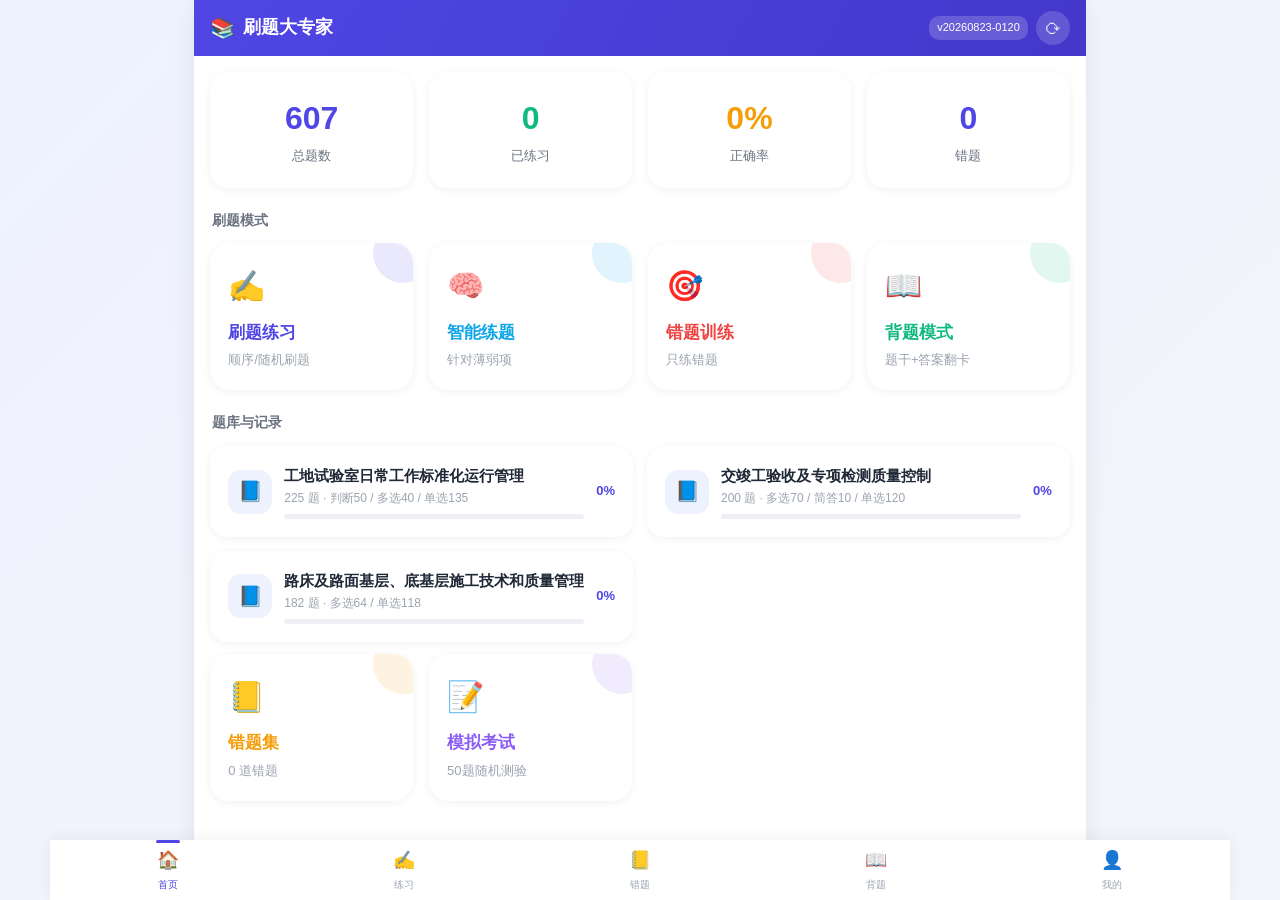
<file: index.html>
<!DOCTYPE html>
<html lang="zh-CN">
<head>
<meta charset="UTF-8">
<meta http-equiv="Cache-Control" content="no-cache, no-store, must-revalidate">
<meta http-equiv="Pragma" content="no-cache">
<meta http-equiv="Expires" content="0">
<meta name="viewport" content="width=device-width, initial-scale=1.0, maximum-scale=1.0, user-scalable=no, viewport-fit=cover">
<meta name="theme-color" content="#4f46e5">
<meta name="description" content="刷题大专家 - 毕节南环试验考试刷题App，支持练习、智能练题、错题训练、背题模式与云端同步">
<meta name="apple-mobile-web-app-capable" content="yes">
<meta name="apple-mobile-web-app-status-bar-style" content="black-translucent">
<meta name="apple-mobile-web-app-title" content="刷题大专家">
<link rel="manifest" href="manifest.webmanifest">
<link rel="icon" href="data:image/svg+xml,<svg xmlns='http://www.w3.org/2000/svg' viewBox='0 0 100 100'><text y='.9em' font-size='90'>📚</text></svg>">
<title>刷题大专家</title>
<link rel="stylesheet" href="style.css">
</head>
<body>
<div id="app">
  <!-- 顶部栏 -->
  <header class="topbar">
    <div class="brand"><span class="logo">📚</span><span class="brand-name">刷题大专家</span></div>
    <div class="top-actions">
      <span id="db-version" class="version-tag" title="题库版本">v—</span>
      <span id="user-tag" class="version-tag" title="当前账号" style="display:none">访客</span>
      <button id="btn-sync" class="icon-btn" title="检查更新">⟳</button>
    </div>
  </header>

  <!-- 启动加载 -->
  <section id="view-splash" class="view active">
    <div class="splash">
      <div class="splash-ring"></div>
      <div class="splash-text" id="splash-text">正在加载题库…</div>
    </div>
  </section>

  <!-- 登录/注册页 -->
  <section id="view-login" class="view">
    <div class="acc-wrap">
      <div class="acc-grid">
        <div>
          <div class="acc-logo">
            <div class="li-ic">📚</div>
            <h1>刷题大专家<small>注册账号即可保存个人进度 · 多账号互相隔离</small></h1>
          </div>
          <div class="list-card" style="margin-top:14px">
            <div class="list-item"><div class="li-ic" style="background:#fef2f2">🔒</div><div class="li-main"><div class="li-title">密码本地加密存储</div><div class="li-sub">使用 SHA-256 + 盐值散列，明文不留存</div></div></div>
            <div class="list-item"><div class="li-ic" style="background:#eff6ff">📦</div><div class="li-main"><div class="li-title">每个人独立进度空间</div><div class="li-sub">答题记录 / 错题 / 正确率 互不干扰</div></div></div>
            <div class="list-item"><div class="li-ic" style="background:#f0fdf4">💾</div><div class="li-main"><div class="li-title">记住账号 · 自动登录</div><div class="li-sub">勾选后下次打开无需再输入</div></div></div>
          </div>
        </div>
        <div>
          <div class="acc-card">
            <div class="mode-tabs">
              <span class="chip active" data-mode="login">登录</span>
              <span class="chip" data-mode="register">注册</span>
            </div>
            <div class="acc-field">
              <label>用户名</label>
              <input id="acc-user" type="text" placeholder="请输入用户名（至少 2 个字符）" autocomplete="username">
            </div>
            <div class="acc-field">
              <label>密码</label>
              <input id="acc-pwd" type="password" placeholder="请输入密码（至少 4 位）" autocomplete="current-password">
            </div>
            <div class="acc-extra">
              <label class="rem"><input type="checkbox" id="acc-remember" checked>记住账号（下次自动登录）</label>
            </div>
            <div class="acc-actions">
              <button class="btn-primary" id="acc-submit">登 录</button>
              <button class="btn-ghost" id="acc-skip">访客试用</button>
            </div>
            <div id="account-switcher" class="switcher hidden"></div>
            <div class="acc-tip">所有账号数据仅保存在当前设备本地浏览器，不会上传到任何服务器</div>
          </div>
        </div>
      </div>
    </div>
  </section>

  <!-- 首页 -->
  <section id="view-home" class="view">
    <div class="home-stats" id="home-stats"></div>
    <div class="section-title">刷题模式</div>
    <div class="mode-grid">
      <div class="mode-card c1" data-mode="practice">
        <div class="mode-ic">✍️</div>
        <div class="mode-name">刷题练习</div>
        <div class="mode-desc">顺序/随机刷题</div>
      </div>
      <div class="mode-card c2" data-mode="smart">
        <div class="mode-ic">🧠</div>
        <div class="mode-name">智能练题</div>
        <div class="mode-desc">针对薄弱项</div>
      </div>
      <div class="mode-card c3" data-mode="wrong-train">
        <div class="mode-ic">🎯</div>
        <div class="mode-name">错题训练</div>
        <div class="mode-desc">只练错题</div>
      </div>
      <div class="mode-card c4" data-mode="memorize">
        <div class="mode-ic">📖</div>
        <div class="mode-name">背题模式</div>
        <div class="mode-desc">题干+答案翻卡</div>
      </div>
    </div>
    <div class="section-title">题库与记录</div>
    <div class="list-card" id="bank-list"></div>
    <div class="mode-grid" style="margin-top:12px">
      <div class="mode-card c5" data-mode="wrong-book">
        <div class="mode-ic">📒</div>
        <div class="mode-name">错题集</div>
        <div class="mode-desc" id="wrong-count-desc">0 道错题</div>
      </div>
      <div class="mode-card c6" data-mode="exam">
        <div class="mode-ic">📝</div>
        <div class="mode-name">模拟考试</div>
        <div class="mode-desc">50题随机测验</div>
      </div>
    </div>
  </section>

  <!-- 配置页（开始刷题前选择） -->
  <section id="view-setup" class="view">
    <div class="setup-head">
      <button class="back-btn" data-back="home">‹</button>
      <h2 id="setup-title">刷题练习</h2>
    </div>
    <div class="panel">
      <label class="field-label">选择题库</label>
      <select id="setup-bank" class="select"></select>
      <label class="field-label">题型</label>
      <div class="chip-row" id="setup-types"></div>
      <div id="setup-short-hint" class="hidden" style="font-size:12px;color:var(--accent2);margin:-4px 0 12px;padding:8px 12px;background:var(--primary-l);border-radius:10px;line-height:1.6">
        💡 背题模式包含<b>简答题</b>（共10道），直接展示参考答案全文，适合背诵记忆。其它模式仅含选择/判断题。
      </div>
      <label class="field-label" id="label-order">出题方式</label>
      <div class="chip-row" id="setup-order">
        <span class="chip active" data-val="seq">顺序</span>
        <span class="chip" data-val="rand">随机</span>
      </div>
      <label class="field-label">题量 <span id="setup-count-val" class="muted">20</span></label>
      <input type="range" id="setup-count" min="5" max="100" step="5" value="20">
      <button class="btn-primary" id="setup-start">开始</button>
    </div>
  </section>

  <!-- 答题页 -->
  <section id="view-quiz" class="view">
    <div class="quiz-head">
      <button class="back-btn" data-back="home">‹</button>
      <div class="quiz-progress">
        <div class="qp-bar"><div id="qp-fill"></div></div>
        <div class="qp-text" id="qp-text">0 / 0</div>
      </div>
      <div class="quiz-score" id="quiz-score">—</div>
    </div>
    <div class="quiz-body" id="quiz-body"></div>
    <div class="quiz-foot">
      <button class="btn-ghost" id="q-prev">上一题</button>
      <button class="btn-primary" id="q-submit">提交</button>
      <button class="btn-primary hidden" id="q-next">下一题</button>
    </div>
  </section>

  <!-- 结果页 -->
  <section id="view-result" class="view">
    <div class="result-head">
      <div class="result-ring" id="result-ring"><span id="result-pct">0%</span></div>
      <div class="result-meta" id="result-meta"></div>
    </div>
    <div class="result-actions">
      <button class="btn-ghost" id="result-review">查看错题</button>
      <button class="btn-primary" id="result-again">再来一次</button>
    </div>
    <div class="section-title">本次错题</div>
    <div class="list-card" id="result-wrongs"></div>
  </section>

  <!-- 背题模式 -->
  <section id="view-memorize" class="view">
    <div class="quiz-head">
      <button class="back-btn" data-back="home">‹</button>
      <div class="quiz-progress"><div class="qp-bar"><div id="mem-fill"></div></div><div class="qp-text" id="mem-text">0 / 0</div></div>
      <div class="quiz-score">📖</div>
    </div>
    <div class="memorize-body" id="memorize-body"></div>
    <div class="quiz-foot">
      <button class="btn-ghost" id="mem-prev">上一页</button>
      <button class="btn-ghost" id="mem-mark">记不住</button>
      <button class="btn-primary" id="mem-next">下一页</button>
    </div>
  </section>

  <!-- 错题集 -->
  <section id="view-wrong" class="view">
    <div class="setup-head">
      <button class="back-btn" data-back="home">‹</button>
      <h2>错题集</h2>
      <button class="link-btn" id="wrong-clear">清空</button>
    </div>
    <div class="panel-filters">
      <select id="wrong-bank" class="select slim"></select>
    </div>
    <div class="list-card" id="wrong-list"></div>
    <div class="empty-tip hidden" id="wrong-empty">还没有错题，继续保持～</div>
  </section>

  <!-- 底部导航 -->
  <nav class="tabbar" id="tabbar">
    <div class="tab active" data-tab="home">🏠<span>首页</span></div>
    <div class="tab" data-tab="practice">✍️<span>练习</span></div>
    <div class="tab" data-tab="wrong-book">📒<span>错题</span></div>
    <div class="tab" data-tab="memorize">📖<span>背题</span></div>
    <div class="tab" data-tab="me">👤<span>我的</span></div>
  </nav>

  <!-- 更新弹窗 -->
  <div class="modal-mask hidden" id="update-modal">
    <div class="modal">
      <div class="modal-ic">🆕</div>
      <h3>发现新题库</h3>
      <p id="update-desc"></p>
      <div class="modal-actions">
        <button class="btn-ghost" id="update-later">稍后</button>
        <button class="btn-primary" id="update-now">立即更新</button>
      </div>
    </div>
  </div>

  <!-- 账号中心（独立视图，未登录也可进入） -->
  <section id="view-me" class="view">
    <h2 style="font-size:20px;margin:4px 0 16px;color:var(--ink)">👤 账号中心</h2>
    <div id="me-desc" style="font-size:13px;color:var(--ink-2);line-height:1.7;margin:0 0 18px"></div>
    <div style="font-size:12px;color:var(--ink-2);margin-bottom:12px;padding:10px 12px;border-radius:10px;background:var(--primary-l);line-height:1.7">
      <b id="me-cloud-state">☁️ 云端同步：</b><span id="me-cloud-detail">未登录</span>
    </div>
    <div class="me-actions">
      <button class="btn-ghost" id="me-cloud-push">☁️ 立即同步到云端</button>
      <button class="btn-ghost" id="me-check-update">🔄 检查版本更新</button>
      <button class="btn-ghost" id="me-export">📤 导出所有数据</button>
      <label class="btn-ghost" for="me-import-file">📥 导入数据</label>
      <input id="me-import-file" type="file" accept=".json,application/json" style="display:none">
      <a href="admin.html" class="btn-ghost" style="text-decoration:none;text-align:center">📊 管理后台</a>
      <button class="btn-ghost" id="me-switch">切换账号</button>
      <button class="btn-primary" id="me-logout">退出登录</button>
    </div>
    <div style="font-size:12px;color:var(--ink-3);margin-top:14px;line-height:1.6">
      说明：已接入 Supabase 免费云端数据库。<b>登录后每 60 秒自动备份一次进度到云端</b>；在电脑注册的账号，手机登录同一账号会自动拉取密码和进度；离线时先用本地，联网后再次同步即可。未登录可正常刷题，但进度不会上传云端。
    </div>
  </section>

  <!-- Toast -->
  <div class="toast" id="toast"></div>
</div>
<script src="js/sql-wasm.js"></script>
<script src="js/db.js"></script>
<script src="js/store.js"></script>
<script src="js/app.js"></script>
</body>
</html>
</file>
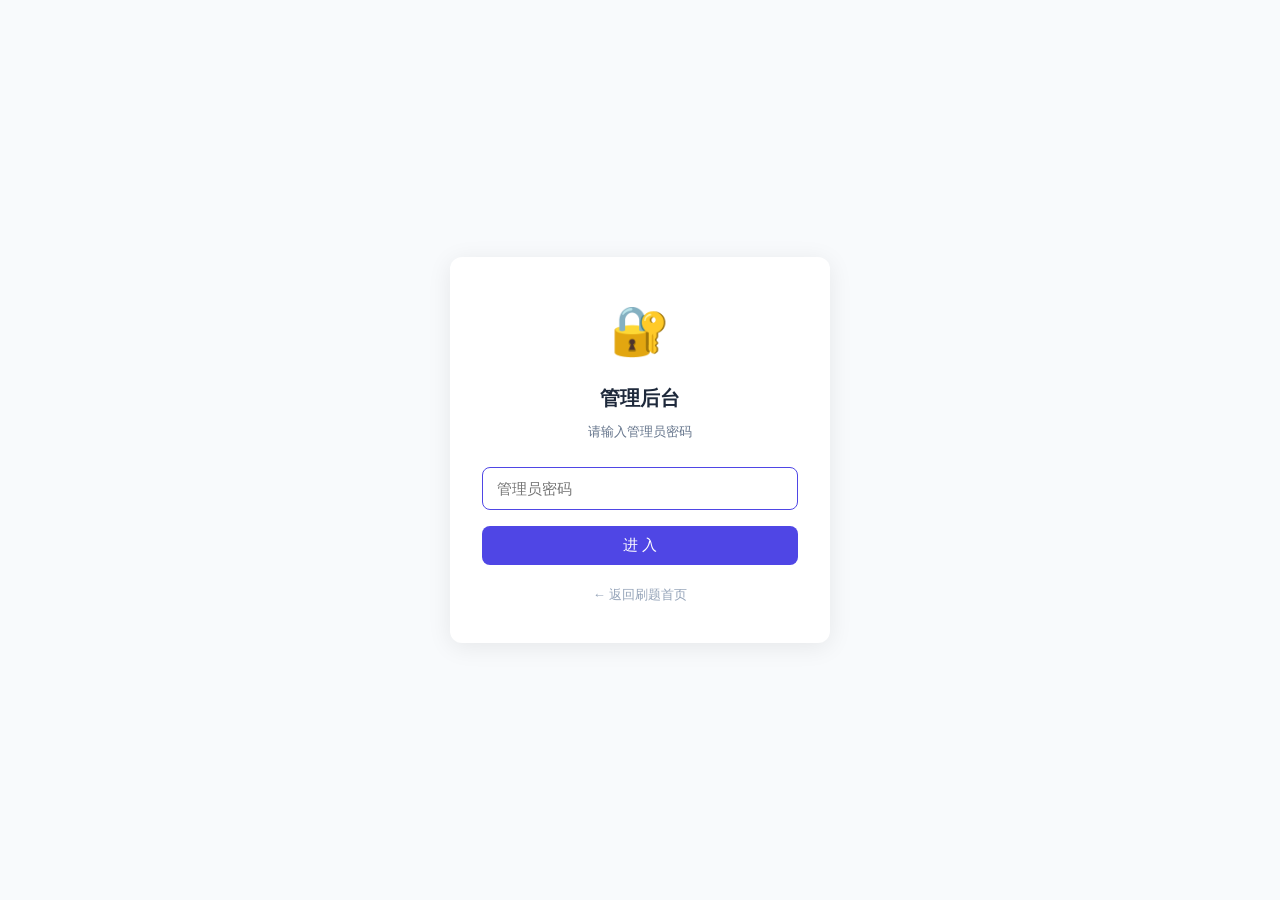
<file: admin.html>
<!DOCTYPE html>
<html lang="zh-CN">
<head>
<meta charset="UTF-8">
<meta name="viewport" content="width=device-width, initial-scale=1.0">
<meta name="robots" content="noindex,nofollow">
<title>管理后台 · 刷题大专家</title>
<style>
  :root {
    --primary: #4f46e5;
    --primary-l: #eef2ff;
    --ink: #1e293b;
    --ink-2: #64748b;
    --ink-3: #94a3b8;
    --bg: #f8fafc;
    --card: #ffffff;
    --border: #e2e8f0;
    --green: #16a34a;
    --green-l: #f0fdf4;
    --red: #dc2626;
    --red-l: #fef2f2;
    --orange: #ea580c;
    --orange-l: #fff7ed;
    --radius: 12px;
  }
  * { box-sizing: border-box; margin: 0; padding: 0; }
  body { font-family: -apple-system, BlinkMacSystemFont, "Segoe UI", Roboto, sans-serif; background: var(--bg); color: var(--ink); line-height: 1.6; }

  /* ===== 密码门 ===== */
  .gate-wrap { min-height: 100vh; display: flex; align-items: center; justify-content: center; padding: 20px; }
  .gate-card { background: var(--card); border-radius: var(--radius); padding: 36px 32px; max-width: 380px; width: 100%; box-shadow: 0 4px 24px rgba(0,0,0,.08); text-align: center; }
  .gate-card .ic { font-size: 48px; margin-bottom: 12px; }
  .gate-card h1 { font-size: 20px; margin-bottom: 8px; }
  .gate-card .sub { font-size: 13px; color: var(--ink-2); margin-bottom: 24px; }
  .gate-card input { width: 100%; padding: 12px 14px; border: 1.5px solid var(--border); border-radius: 8px; font-size: 15px; margin-bottom: 16px; outline: none; transition: border-color .2s; }
  .gate-card input:focus { border-color: var(--primary); }
  .btn { display: inline-block; padding: 10px 24px; border: none; border-radius: 8px; font-size: 15px; cursor: pointer; transition: opacity .2s; }
  .btn-primary { background: var(--primary); color: #fff; }
  .btn-primary:hover { opacity: .9; }
  .btn-ghost { background: var(--bg); color: var(--ink-2); border: 1px solid var(--border); }
  .btn:disabled { opacity: .5; cursor: not-allowed; }

  /* ===== 仪表盘 ===== */
  .dashboard { display: none; }
  .dashboard.active { display: block; }
  .topbar { position: sticky; top: 0; z-index: 10; background: var(--card); border-bottom: 1px solid var(--border); padding: 12px 24px; display: flex; align-items: center; justify-content: space-between; }
  .topbar .brand { font-size: 18px; font-weight: 700; }
  .topbar .brand span { color: var(--primary); }
  .topbar .actions { display: flex; gap: 12px; align-items: center; }
  .topbar .actions button { padding: 8px 16px; font-size: 13px; }
  .refresh-btn { background: var(--primary-l); color: var(--primary); border: none; border-radius: 8px; padding: 8px 14px; cursor: pointer; font-size: 13px; }

  .container { max-width: 1100px; margin: 0 auto; padding: 20px 24px; }

  /* 统计卡片 */
  .stats-grid { display: grid; grid-template-columns: repeat(auto-fit, minmax(220px, 1fr)); gap: 16px; margin-bottom: 24px; }
  .stat-card { background: var(--card); border-radius: var(--radius); padding: 20px; border: 1px solid var(--border); }
  .stat-card .label { font-size: 13px; color: var(--ink-2); margin-bottom: 4px; }
  .stat-card .value { font-size: 32px; font-weight: 700; color: var(--ink); }
  .stat-card .value.green { color: var(--green); }
  .stat-card .value.red { color: var(--red); }
  .stat-card .value.primary { color: var(--primary); }
  .stat-card .extra { font-size: 12px; color: var(--ink-3); margin-top: 4px; }

  /* 搜索栏 */
  .toolbar { display: flex; gap: 12px; align-items: center; margin-bottom: 16px; flex-wrap: wrap; }
  .toolbar input[type="text"] { flex: 1; min-width: 200px; padding: 10px 14px; border: 1.5px solid var(--border); border-radius: 8px; font-size: 14px; outline: none; }
  .toolbar input[type="text"]:focus { border-color: var(--primary); }
  .toolbar select { padding: 10px 14px; border: 1.5px solid var(--border); border-radius: 8px; font-size: 14px; background: var(--card); cursor: pointer; }

  /* 用户表格 */
  .table-wrap { background: var(--card); border-radius: var(--radius); border: 1px solid var(--border); overflow: hidden; }
  table { width: 100%; border-collapse: collapse; font-size: 14px; }
  thead { background: var(--bg); }
  th { padding: 12px 14px; text-align: left; font-weight: 600; color: var(--ink-2); font-size: 12px; text-transform: uppercase; letter-spacing: .5px; cursor: pointer; user-select: none; white-space: nowrap; }
  th:hover { color: var(--primary); }
  th .arrow { font-size: 10px; opacity: .5; }
  th.sorted .arrow { opacity: 1; color: var(--primary); }
  td { padding: 12px 14px; border-top: 1px solid var(--border); }
  tbody tr { transition: background .15s; }
  tbody tr:hover { background: var(--primary-l); }
  .td-user { font-weight: 600; }
  .td-num { text-align: center; font-variant-numeric: tabular-nums; }
  .rate-badge { display: inline-block; padding: 2px 10px; border-radius: 20px; font-size: 12px; font-weight: 600; }
  .rate-high { background: var(--green-l); color: var(--green); }
  .rate-mid { background: var(--orange-l); color: var(--orange); }
  .rate-low { background: var(--red-l); color: var(--red); }
  .date-str { font-size: 12px; color: var(--ink-3); }
  .empty-row td { text-align: center; padding: 40px; color: var(--ink-3); }

  /* 移动端适配 */
  @media (max-width: 640px) {
    .container { padding: 12px; }
    .stats-grid { grid-template-columns: repeat(2, 1fr); }
    .stat-card { padding: 14px; }
    .stat-card .value { font-size: 24px; }
    table { font-size: 12px; }
    th, td { padding: 8px 6px; }
    .hide-mobile { display: none; }
    .toolbar { flex-direction: column; }
    .toolbar input, .toolbar select { width: 100%; }
  }

  .loading { text-align: center; padding: 60px 20px; color: var(--ink-3); }
  .loading .spin { display: inline-block; width: 28px; height: 28px; border: 3px solid var(--border); border-top-color: var(--primary); border-radius: 50%; animation: spin 0.8s linear infinite; margin-bottom: 12px; }
  @keyframes spin { to { transform: rotate(360deg); } }
  .error-msg { text-align: center; padding: 40px; color: var(--red); }
</style>
</head>
<body>

<!-- 密码门 -->
<div class="gate-wrap" id="gate">
  <div class="gate-card">
    <div class="ic">🔐</div>
    <h1>管理后台</h1>
    <div class="sub">请输入管理员密码</div>
    <input type="password" id="pwd-input" placeholder="管理员密码" autofocus>
    <button class="btn btn-primary" id="pwd-btn" style="width:100%">进 入</button>
    <div style="margin-top:16px">
      <a href="./" style="font-size:13px;color:var(--ink-3);text-decoration:none">← 返回刷题首页</a>
    </div>
  </div>
</div>

<!-- 仪表盘 -->
<div class="dashboard" id="dashboard">
  <div class="topbar">
    <div class="brand">📊 刷题大专家 <span>管理后台</span></div>
    <div class="actions">
      <button class="refresh-btn" id="refresh-btn">⟳ 刷新</button>
      <button class="btn btn-ghost" id="logout-btn">退出</button>
    </div>
  </div>
  <div class="container">
    <!-- 统计卡片 -->
    <div class="stats-grid" id="stats-grid"></div>
    <!-- 搜索栏 -->
    <div class="toolbar">
      <input type="text" id="search" placeholder="搜索用户名…">
      <select id="sort-select">
        <option value="created_desc">注册时间 ↓</option>
        <option value="created_asc">注册时间 ↑</option>
        <option value="answered_desc">答题数 ↓</option>
        <option value="answered_asc">答题数 ↑</option>
        <option value="rate_desc">正确率 ↓</option>
        <option value="rate_asc">正确率 ↑</option>
        <option value="updated_desc">最近活跃 ↓</option>
      </select>
    </div>
    <!-- 表格 -->
    <div class="table-wrap">
      <table>
        <thead>
          <tr>
            <th>用户名</th>
            <th class="hide-mobile">注册时间</th>
            <th class="hide-mobile">最后同步</th>
            <th class="td-num">已答题</th>
            <th class="td-num">正确数</th>
            <th class="td-num">正确率</th>
            <th class="td-num">错题</th>
          </tr>
        </thead>
        <tbody id="user-tbody"></tbody>
      </table>
    </div>
    <div style="text-align:center;font-size:12px;color:var(--ink-3);margin-top:16px">
      数据来源：Supabase 云端 · 仅显示已注册并同步过进度的用户
    </div>
  </div>
</div>

<script src="js/admin.js"></script>
</body>
</html>
</file>
<file: style.css>
/* ===== 刷题大专家 样式 ===== */
:root{
  --primary:#4f46e5; --primary-d:#4338ca; --primary-l:#eef2ff;
  --accent:#0ea5e9; --accent2:#10b981; --warn:#f59e0b; --danger:#ef4444;
  --bg:#f4f5fb; --card:#fff; --ink:#1f2937; --ink-2:#6b7280; --ink-3:#9ca3af;
  --line:#eceef3; --radius:18px; --shadow:0 6px 22px rgba(31,41,55,.08);
  --shadow-sm:0 2px 8px rgba(31,41,55,.06);
  --bar-h:60px; --top-h:56px;
  --font:-apple-system,BlinkMacSystemFont,"Segoe UI","Microsoft YaHei",Roboto,sans-serif;
}
*{box-sizing:border-box;-webkit-tap-highlight-color:transparent}
html,body{margin:0;padding:0;height:100%;background:var(--bg);color:var(--ink);
  font-family:var(--font);font-size:15px;line-height:1.55;-webkit-font-smoothing:antialiased}
button{font-family:inherit;cursor:pointer;border:none;background:none;color:inherit}
input,select{font-family:inherit;font-size:15px}
.hidden{display:none!important}
.muted{color:var(--ink-3);font-size:13px}

/* ============== 容器：手机端窄 / PC 端自适应宽 ============== */
#app{max-width:560px;margin:0 auto;min-height:100%;
  display:flex;flex-direction:column;position:relative;background:var(--bg)}
@media(min-width:760px){
  #app{max-width:820px;box-shadow:var(--shadow);background:#fff}
  body{display:flex;justify-content:center;background:linear-gradient(135deg,#eef2ff 0%,#f4f5fb 100%)}
}
@media(min-width:1100px){
  #app{max-width:1180px;background:#fff;border-radius:0}
  .view{padding:24px 28px calc(var(--bar-h) + 32px)}
}

/* 顶部栏 */
.topbar{height:var(--top-h);display:flex;align-items:center;justify-content:space-between;
  padding:0 16px;background:linear-gradient(120deg,var(--primary),var(--primary-d));
  color:#fff;position:sticky;top:0;z-index:20;padding-top:env(safe-area-inset-top)}
.brand{display:flex;align-items:center;gap:8px;font-weight:700;font-size:18px}
.brand .logo{font-size:20px}
.top-actions{display:flex;align-items:center;gap:8px}
.version-tag{font-size:11px;background:rgba(255,255,255,.18);padding:3px 8px;border-radius:10px;max-width:160px;overflow:hidden;text-overflow:ellipsis;white-space:nowrap}
.icon-btn{width:34px;height:34px;border-radius:50%;background:rgba(255,255,255,.16);
  color:#fff;font-size:18px;display:flex;align-items:center;justify-content:center}
.icon-btn:active{background:rgba(255,255,255,.3)}

/* 视图 */
.view{flex:1;display:none;padding:16px 16px calc(var(--bar-h) + 24px);overflow-y:auto;
  animation:fade .25s ease}
.view.active{display:block}
@keyframes fade{from{opacity:0;transform:translateY(6px)}to{opacity:1;transform:none}}

/* 启动屏 */
#view-splash{display:none;align-items:center;justify-content:center}
#view-splash.active{display:flex}
.splash{display:flex;flex-direction:column;align-items:center;gap:18px}
.splash-ring{width:46px;height:46px;border:4px solid #dce3ff;border-top-color:var(--primary);
  border-radius:50%;animation:spin .8s linear infinite}
@keyframes spin{to{transform:rotate(360deg)}}
.splash-text{color:var(--ink-2);font-size:14px}

/* 首页统计卡 */
.home-stats{display:flex;gap:10px;margin-bottom:14px}
.stat-card{flex:1;background:var(--card);border-radius:14px;padding:12px 8px;text-align:center;
  box-shadow:var(--shadow-sm)}
.stat-card .num{font-size:22px;font-weight:800;color:var(--primary)}
.stat-card .lbl{font-size:11px;color:var(--ink-2);margin-top:2px}
.stat-card.green .num{color:var(--accent2)}
.stat-card.orange .num{color:var(--warn)}

.section-title{font-size:13px;color:var(--ink-2);font-weight:600;margin:18px 2px 10px}
.mode-grid{display:grid;grid-template-columns:1fr 1fr;gap:12px}
.mode-card{background:var(--card);border-radius:var(--radius);padding:16px 14px;cursor:pointer;
  box-shadow:var(--shadow-sm);transition:transform .15s,box-shadow .15s;position:relative;overflow:hidden}
.mode-card:hover{box-shadow:var(--shadow);transform:translateY(-1px)}
.mode-card:active{transform:scale(.97)}
.mode-card::after{content:"";position:absolute;right:-20px;top:-20px;width:60px;height:60px;
  border-radius:50%;opacity:.12}
.mode-card .mode-ic{font-size:26px}
.mode-card .mode-name{font-weight:700;margin-top:8px;font-size:15px}
.mode-card .mode-desc{font-size:12px;color:var(--ink-3);margin-top:2px}
.mode-card.c1::after{background:var(--primary)}.mode-card.c1 .mode-name{color:var(--primary)}
.mode-card.c2::after{background:var(--accent)}.mode-card.c2 .mode-name{color:var(--accent)}
.mode-card.c3::after{background:var(--danger)}.mode-card.c3 .mode-name{color:var(--danger)}
.mode-card.c4::after{background:var(--accent2)}.mode-card.c4 .mode-name{color:var(--accent2)}
.mode-card.c5::after{background:var(--warn)}.mode-card.c5 .mode-name{color:var(--warn)}
.mode-card.c6::after{background:#8b5cf6}.mode-card.c6 .mode-name{color:#8b5cf6}

/* 列表卡 */
.list-card{display:flex;flex-direction:column;gap:10px}
.list-item{background:var(--card);border-radius:14px;padding:14px;box-shadow:var(--shadow-sm);
  display:flex;align-items:center;gap:12px}
.list-item .li-ic{width:38px;height:38px;border-radius:11px;display:flex;align-items:center;
  justify-content:center;font-size:18px;background:var(--primary-l)}
.list-item .li-main{flex:1;min-width:0}
.list-item .li-title{font-weight:600;font-size:14px;overflow:hidden;text-overflow:ellipsis;white-space:nowrap}
.list-item .li-sub{font-size:12px;color:var(--ink-3);margin-top:2px}
.list-item .li-right{font-size:13px;color:var(--primary);font-weight:600}
.progress-mini{height:5px;background:#eef0f5;border-radius:3px;margin-top:6px;overflow:hidden}
.progress-mini i{display:block;height:100%;background:linear-gradient(90deg,var(--primary),var(--accent));border-radius:3px}

/* 配置页 */
.setup-head{display:flex;align-items:center;gap:10px;margin-bottom:14px}
.setup-head h2{margin:0;font-size:17px;flex:1}
.back-btn{width:34px;height:34px;border-radius:50%;background:var(--card);font-size:22px;
  display:flex;align-items:center;justify-content:center;box-shadow:var(--shadow-sm);color:var(--ink)}
.link-btn{color:var(--primary);font-size:13px}
.panel{background:var(--card);border-radius:var(--radius);padding:16px;box-shadow:var(--shadow-sm)}
.field-label{display:block;font-size:13px;color:var(--ink-2);margin:12px 0 8px;font-weight:600}
.field-label:first-child{margin-top:0}
.select{width:100%;padding:11px 12px;border:1.5px solid var(--line);border-radius:12px;background:#fff;appearance:none;
  background-image:url("data:image/svg+xml,%3Csvg xmlns='http://www.w3.org/2000/svg' width='12' height='8' viewBox='0 0 12 8'%3E%3Cpath d='M1 1l5 5 5-5' stroke='%239ca3af' stroke-width='2' fill='none'/%3E%3C/svg%3E");
  background-repeat:no-repeat;background-position:right 14px center}
.select.slim{padding:7px 10px;font-size:13px}
.chip-row{display:flex;flex-wrap:wrap;gap:8px}
.chip{padding:7px 14px;border-radius:20px;background:#f0f1f6;color:var(--ink-2);font-size:13px;cursor:pointer;transition:all .15s}
.chip.active{background:var(--primary);color:#fff}
input[type=range]{width:100%;accent-color:var(--primary)}

/* 按钮 */
.btn-primary{width:100%;padding:14px;border-radius:13px;background:linear-gradient(120deg,var(--primary),var(--primary-d));
  color:#fff;font-size:16px;font-weight:700;margin-top:18px;box-shadow:0 4px 14px rgba(79,70,229,.35)}
.btn-primary:active{transform:scale(.98)}
.btn-primary:disabled{opacity:.5}
.btn-ghost{padding:11px 18px;border-radius:13px;background:var(--card);color:var(--ink);font-weight:600;
  box-shadow:var(--shadow-sm)}
.btn-ghost:active{transform:scale(.97)}

/* ============== 答题页（手机）+ 大屏双栏 ============== */
.quiz-head{display:flex;align-items:center;gap:10px;margin:-2px -4px 14px;position:sticky;top:0;
  background:var(--bg);padding:6px 4px;z-index:5}
@media(min-width:1100px){
  .quiz-head{background:#fff}
}
.quiz-progress{flex:1}
.qp-bar{height:8px;background:#e6e8f0;border-radius:5px;overflow:hidden}
.qp-bar>div{height:100%;width:0;background:linear-gradient(90deg,var(--primary),var(--accent));transition:width .3s}
.qp-text{font-size:12px;color:var(--ink-2);margin-top:4px}
.quiz-score{font-size:13px;font-weight:700;color:var(--primary);min-width:38px;text-align:right}
.quiz-body{display:flex;flex-direction:column;gap:14px}
.q-meta{font-size:12px;color:var(--ink-3);display:flex;gap:8px;align-items:center;flex-wrap:wrap}
.q-meta .tag{padding:2px 8px;border-radius:8px;background:var(--primary-l);color:var(--primary);font-weight:600}
.q-stem{font-size:16px;line-height:1.7;font-weight:600;color:var(--ink)}
.opt{display:flex;gap:10px;padding:13px;border-radius:13px;background:var(--card);box-shadow:var(--shadow-sm);
  cursor:pointer;transition:all .15s;align-items:flex-start;border:1.5px solid transparent}
.opt:hover{border-color:var(--primary-l);transform:translateX(2px)}
.opt:active{transform:scale(.99)}
.opt .opt-key{width:26px;height:26px;border-radius:50%;border:1.5px solid var(--line);display:flex;
  align-items:center;justify-content:center;font-weight:700;font-size:13px;color:var(--ink-2);flex-shrink:0}
.opt .opt-txt{flex:1;font-size:14px;line-height:1.5}
.opt.selected{border-color:var(--primary);background:var(--primary-l)}
.opt.selected .opt-key{background:var(--primary);color:#fff;border-color:var(--primary)}
.opt.correct{border-color:var(--accent2);background:#ecfdf5}
.opt.correct .opt-key{background:var(--accent2);color:#fff;border-color:var(--accent2)}
.opt.wrong{border-color:var(--danger);background:#fef2f2}
.opt.wrong .opt-key{background:var(--danger);color:#fff;border-color:var(--danger)}
.opt.disabled{pointer-events:none}
.analysis{background:var(--card);border-radius:13px;padding:14px;box-shadow:var(--shadow-sm);
  border-left:3px solid var(--accent)}
.analysis .an-title{font-size:13px;font-weight:700;color:var(--accent);margin-bottom:6px}
.analysis .an-body{font-size:13px;color:var(--ink-2);line-height:1.6;white-space:pre-wrap}
.quiz-foot{display:flex;gap:10px;margin-top:18px;
  /* 贴窗口底部，高过全局 tabbar（var(--bar-h)=60px），避免被 tabbar 挡住 */
  position:fixed;
  bottom:calc(var(--bar-h) + env(safe-area-inset-bottom));
  left:0;right:0;
  max-width:560px;margin:0 auto;
  padding:12px 16px 10px;
  background:linear-gradient(to bottom,rgba(244,245,251,0),var(--bg) 40%);
  z-index:9}
.quiz-foot .btn-primary,.quiz-foot .btn-ghost{flex:1;margin-top:0;padding:14px 10px}
@media(min-width:760px){
  .quiz-foot{max-width:820px;background:linear-gradient(to bottom,rgba(255,255,255,0),#fff 40%)}
}
@media(min-width:1100px){
  /* PC 双栏：还原 sticky 到答题容器右栏，不受全局 tabbar 影响 */
  .quiz-foot{position:sticky;top:auto;bottom:calc(var(--bar-h) + 8px);
    max-width:none;padding:0;background:none}
}
/* 答题页底部额外留空，防止 fixed 操作栏盖住最后一题的解析 */
#view-quiz{padding-bottom:calc(var(--bar-h) + 130px)}

/* PC 大屏答题页左右分栏：左题右答题卡 */
@media(min-width:1100px){
  #view-quiz{display:none}
  #view-quiz.active{display:grid;grid-template-columns:1fr 280px;gap:24px;align-items:start;
    padding-bottom:calc(var(--bar-h) + 32px)}
  #view-quiz > .quiz-head{grid-column:1/3}
  #view-quiz > #quiz-body{grid-column:1}
  #view-quiz > .quiz-foot{position:sticky;grid-column:2;grid-row:2;top:calc(var(--top-h) + 16px);
    bottom:auto;left:auto;right:auto;max-width:none;padding:0;background:none;
    z-index:auto;flex-direction:column;gap:8px;margin-top:0}
  #view-quiz > .quiz-foot .btn-primary,
  #view-quiz > .quiz-foot .btn-ghost{width:100%;padding:14px}
  /* 答题卡（JS 动态注入，见下方独立样式块） */
  /* 选项字体稍微调大 */
  .opt{padding:14px 16px}
  .opt .opt-txt{font-size:15px;line-height:1.65}
  .q-stem{font-size:18px;line-height:1.8}
  .analysis .an-body{font-size:14px}
}

/* 结果页 */
.result-head{display:flex;flex-direction:column;align-items:center;gap:8px;padding:20px 0}
.result-ring{width:120px;height:120px;border-radius:50%;background:conic-gradient(var(--accent2) 0deg,var(--accent2) 0deg,#eef0f5 0deg);
  display:flex;align-items:center;justify-content:center;position:relative}
.result-ring::before{content:"";position:absolute;inset:10px;background:var(--bg);border-radius:50%}
@media(min-width:1100px){
  .result-ring::before{background:#fff}
}
.result-ring span{position:relative;font-size:26px;font-weight:800;color:var(--accent2)}
.result-meta{font-size:13px;color:var(--ink-2)}
.result-actions{display:flex;gap:10px;margin:18px 0}
.result-actions button{flex:1;margin-top:0}

/* ============== 背题模式（手机）+ PC 大屏加宽 ============== */
.memorize-body{display:flex;flex-direction:column;gap:14px}
.mem-card{background:var(--card);border-radius:var(--radius);padding:18px;box-shadow:var(--shadow);
  position:relative;overflow:hidden;display:flex;flex-direction:column;gap:12px}
.mem-card .mem-tag{align-self:flex-start;font-size:12px;padding:4px 10px;border-radius:8px;
  background:var(--primary-l);color:var(--primary);font-weight:600;max-width:100%;
  white-space:nowrap;overflow:hidden;text-overflow:ellipsis}
.mem-stem{font-size:16px;font-weight:700;line-height:1.7}
.mem-divider{height:1px;background:var(--line);margin:14px 0}
.mem-label{font-size:12px;color:var(--accent2);font-weight:700;margin-bottom:6px}
.mem-answer{font-size:15px;line-height:1.7}
.mem-analysis{font-size:13px;color:var(--ink-2);line-height:1.6;white-space:pre-wrap;margin-top:8px}

/* 空提示 */
.empty-tip{text-align:center;color:var(--ink-3);padding:40px 0;font-size:14px}
.panel-filters{margin-bottom:12px}

/* 底部导航 */
.tabbar{position:fixed;bottom:0;left:0;right:0;max-width:560px;margin:0 auto;display:flex;
  background:#fff;box-shadow:0 -2px 14px rgba(31,41,55,.06);height:var(--bar-h);
  z-index:30;padding-bottom:env(safe-area-inset-bottom)}
@media(min-width:760px){.tabbar{max-width:820px}}
@media(min-width:1100px){.tabbar{max-width:1180px}}
.tab{flex:1;display:flex;flex-direction:column;align-items:center;justify-content:center;gap:2px;
  font-size:18px;color:var(--ink-3);position:relative;cursor:pointer;transition:color .15s}
.tab span{font-size:10px}
.tab:hover{color:var(--primary-d)}
.tab.active{color:var(--primary)}
.tab.active::before{content:"";position:absolute;top:0;width:24px;height:3px;border-radius:2px;background:var(--primary)}

/* 弹窗 */
.modal-mask{position:fixed;inset:0;background:rgba(17,24,39,.5);z-index:50;display:flex;
  align-items:center;justify-content:center;padding:24px}
.modal{background:#fff;border-radius:22px;padding:24px;max-width:340px;width:100%;text-align:center;
  animation:pop .3s}
@keyframes pop{from{transform:scale(.9);opacity:0}to{transform:scale(1);opacity:1}}
.modal-ic{font-size:40px}
.modal h3{margin:10px 0 6px;font-size:18px}
.modal p{color:var(--ink-2);font-size:13px;margin:0 0 18px;line-height:1.6}
.modal-actions{display:flex;gap:10px}
.modal-actions button{flex:1;margin:0}

/* Toast */
.toast{position:fixed;left:50%;bottom:calc(var(--bar-h) + 16px);transform:translateX(-50%) translateY(20px);
  background:rgba(31,41,55,.92);color:#fff;padding:10px 18px;border-radius:24px;font-size:13px;
  opacity:0;pointer-events:none;transition:all .25s;z-index:60;max-width:80%}
.toast.show{opacity:1;transform:translateX(-50%) translateY(0)}

/* 选项内 inline 正误标 */
.opt .mark{margin-left:auto;font-size:16px;align-self:center}
.opt.correct .mark::after{content:"✓";color:var(--accent2)}
.opt.wrong .mark::after{content:"✗";color:var(--danger)}

/* ============ 登录/注册页 ============ */
.acc-wrap{padding:32px 20px;min-height:100vh;display:flex;flex-direction:column;
  background:linear-gradient(180deg,#eef5ff 0%,#f8fafc 40%,#fff 100%);gap:16px}
.acc-logo{display:flex;align-items:center;gap:12px;padding:14px 2px 4px}
.acc-logo .li-ic{background:var(--primary);color:#fff;border-radius:16px;width:44px;height:44px;
  display:flex;align-items:center;justify-content:center;font-size:22px}
.acc-logo h1{font-size:22px;margin:0;color:var(--primary-d);letter-spacing:1px}
.acc-logo h1 small{display:block;font-size:12px;color:var(--ink-3);font-weight:500;letter-spacing:0;margin-top:2px}
.acc-card{background:#fff;border-radius:18px;padding:20px 18px 18px;box-shadow:0 6px 20px rgba(17,24,39,.06)}
.mode-tabs{display:flex;gap:8px;margin-bottom:14px;background:#f1f5f9;border-radius:12px;padding:4px}
.mode-tabs .chip{flex:1;text-align:center;padding:8px 0;font-size:13px;border-radius:9px;cursor:pointer;
  color:var(--ink-3);font-weight:600;transition:all .2s}
.mode-tabs .chip.active{background:#fff;color:var(--primary);box-shadow:0 2px 8px rgba(17,24,39,.06)}
.acc-field{display:flex;flex-direction:column;gap:6px;margin-bottom:12px}
.acc-field label{font-size:12px;color:var(--ink-3);font-weight:600;padding-left:4px}
.acc-field input{width:100%;padding:12px 14px;border-radius:12px;border:1px solid var(--line);background:#fafbfc;
  font-size:15px;outline:none;transition:border-color .15s,background .15s;box-sizing:border-box}
.acc-field input:focus{border-color:var(--primary);background:#fff}
.acc-extra{display:flex;align-items:center;justify-content:space-between;margin:2px 2px 14px;flex-wrap:wrap;gap:8px}
.acc-extra .rem{display:flex;align-items:center;gap:6px;font-size:13px;color:var(--ink-2);cursor:pointer}
.acc-extra .rem input{width:16px;height:16px;accent-color:var(--primary)}
.acc-actions{display:flex;gap:10px}
.acc-actions .btn-primary{flex:2}.acc-actions .btn-ghost{flex:1}

.switcher{margin-top:4px;padding:12px 14px;background:#fff;border-radius:16px;
  box-shadow:0 6px 20px rgba(17,24,39,.05)}
.switcher.hidden{display:none}
.sw-title{font-size:12px;color:var(--ink-3);font-weight:600;margin-bottom:8px;padding-left:4px}
.sw-list{display:flex;flex-wrap:wrap;gap:8px}
.sw-chip{padding:8px 12px;background:var(--primary-l);color:var(--primary-d);border-radius:999px;
  font-size:13px;font-weight:600;cursor:pointer;transition:transform .1s,background .15s}
.sw-chip:hover{transform:translateY(-1px);background:var(--primary);color:#fff}

.acc-tip{margin-top:4px;font-size:12px;color:var(--ink-3);text-align:center;padding:0 6px;line-height:1.7}

/* PC 大屏登录页 */
@media(min-width:1100px){
  .acc-wrap{max-width:900px;margin:0 auto;justify-content:center;min-height:100vh}
  .acc-grid{display:grid;grid-template-columns:1.1fr .9fr;gap:28px;align-items:center}
  .acc-logo{margin-bottom:16px}
  .acc-logo h1{font-size:28px}
  .acc-logo h1 small{font-size:13px}
  .acc-card{padding:26px 24px 22px;border-radius:22px}
  .switcher{padding:14px 18px}
}

/* ============ 答题卡（PC 端，JS 动态注入到 #view-quiz）============ */
.answer-sheet{display:none}
@media(min-width:1100px){
  /* 位于答题页 grid 第 2 列，与操作按钮一起吸顶 */
  .answer-sheet{display:block;grid-column:2;background:var(--card);
    border-radius:14px;padding:16px 22px 20px;box-shadow:var(--shadow-sm);
    position:sticky;top:calc(var(--top-h) + 16px)}
  .answer-sheet h4{margin:0 0 10px;font-size:14px;color:var(--ink-2);font-weight:700}
  .answer-sheet .as-summary{display:flex;gap:18px;flex-wrap:wrap;font-size:13px;font-weight:600;margin-bottom:12px;color:var(--ink-3)}
  .answer-sheet .as-grid{display:grid;grid-template-columns:repeat(auto-fill,minmax(38px,1fr));gap:8px}
  .answer-sheet .as-cell{height:38px;border-radius:10px;background:#f1f5f9;display:flex;align-items:center;justify-content:center;
    font-size:13px;font-weight:700;color:var(--ink-3);cursor:pointer;transition:all .12s;user-select:none;
    border:2px solid transparent}
  .answer-sheet .as-cell:hover{transform:translateY(-1px);background:#e2e8f0}
  .answer-sheet .as-cell.active{border-color:var(--primary);outline:2px solid var(--primary);outline-offset:1px;background:var(--primary-l);color:var(--primary-d)}
  .answer-sheet .as-cell.correct{background:#dcfce7;color:#15803d}
  .answer-sheet .as-cell.wrong{background:#fee2e2;color:#b91c1c}
  .answer-sheet .as-cell.correct.active{outline-color:#15803d}
  .answer-sheet .as-cell.wrong.active{outline-color:#b91c1c}
}

/* ============ 账号中心（独立视图）============ */
#view-me{max-width:560px;margin:0 auto}
#view-me h2{color:var(--primary-d)}
.me-actions{display:grid;grid-template-columns:1fr 1fr;gap:10px}
.me-actions .btn-ghost,.me-actions .btn-primary{margin-top:0;padding:11px 10px;width:100%;font-size:14px;display:flex;align-items:center;justify-content:center;gap:6px}
.me-actions .btn-primary{grid-column:1 / -1;padding:13px}
@media(min-width:1100px){
  #view-me{max-width:720px}
  .me-actions{grid-template-columns:1fr 1fr 1fr}
  .me-actions .btn-primary{grid-column:3 / 4}
}

/* ============ PC ≥1100px 全页面加宽 & 多列 ============ */
@media(min-width:1100px){
  /* 视图内 padding 更大：外层已经在顶部 .view 设置 24/28px，这里主要加宽内部组件 */
  .section-title{font-size:14px;margin:22px 2px 12px}

  /* 首页：顶部统计 + 模式卡片 4 列 + 题库列表 2 列 */
  .home-stats{gap:16px}
  .home-stats .stat-card{padding:22px 14px;border-radius:18px}
  .home-stats .num{font-size:32px}
  .home-stats .lbl{font-size:13px}

  .mode-grid{grid-template-columns:repeat(4,1fr);gap:16px}
  .mode-card{padding:20px 18px;border-radius:20px}
  .mode-card .mode-ic{font-size:30px}
  .mode-card .mode-name{font-size:17px;margin-top:10px}
  .mode-card .mode-desc{font-size:13px;margin-top:4px}

  /* 题库列表 2 列 */
  #bank-list.list-card{display:grid;grid-template-columns:1fr 1fr;gap:14px}
  #bank-list .list-item{padding:18px;border-radius:18px}
  #bank-list .li-ic{width:44px;height:44px;border-radius:13px;font-size:20px}
  #bank-list .li-title{font-size:15px}

  /* 配置页：panel 两栏 */
  #view-setup .panel{display:grid;grid-template-columns:1fr 1fr;gap:0 28px;padding:22px 24px;border-radius:20px}
  #view-setup .field-label{margin-top:0}
  #view-setup .select,#view-setup input[type=range],#view-setup .chip-row,#view-setup #setup-count-val{grid-column:1 / -1}
  #view-setup .field-label:nth-of-type(1),
  #view-setup #setup-bank{grid-column:1}
  #view-setup .field-label:nth-of-type(2),
  #view-setup #setup-types{grid-column:2}
  #view-setup .setup-head h2{font-size:20px}
  #view-setup #setup-start{grid-column:1 / -1;margin-top:6px;padding:16px;font-size:17px}
  #view-setup .select,#view-setup .input{padding:14px 16px;font-size:15px;border-radius:14px}

  /* 结果页：头部左右横排，错题列表 2 列 */
  .result-head{display:grid;grid-template-columns:auto 1fr;gap:28px;padding:24px 0;align-items:center}
  .result-ring{width:180px;height:180px}
  .result-ring span{font-size:40px}
  .result-meta{font-size:16px;text-align:left}
  .result-actions{grid-column:2;justify-content:flex-start}

  #result-wrongs.list-card{display:grid;grid-template-columns:1fr 1fr;gap:14px}
  #result-wrongs .list-item{border-radius:16px}

  /* 错题集：2 列列表 */
  #wrong-list.list-card{display:grid;grid-template-columns:1fr 1fr;gap:14px}
  #wrong-list .list-item{border-radius:16px;padding:16px}

  /* 背题卡片更宽、更大 */
  #view-memorize{display:none}
  #view-memorize.active{display:block;max-width:1100px;margin:0 auto}
  .mem-card{padding:32px 36px}
  .mem-stem{font-size:22px;line-height:1.8}
  .mem-answer{font-size:17px;line-height:1.9}
  .mem-tag{font-size:13px;padding:6px 14px}
  .mem-analysis{font-size:14px}
}
</file>
